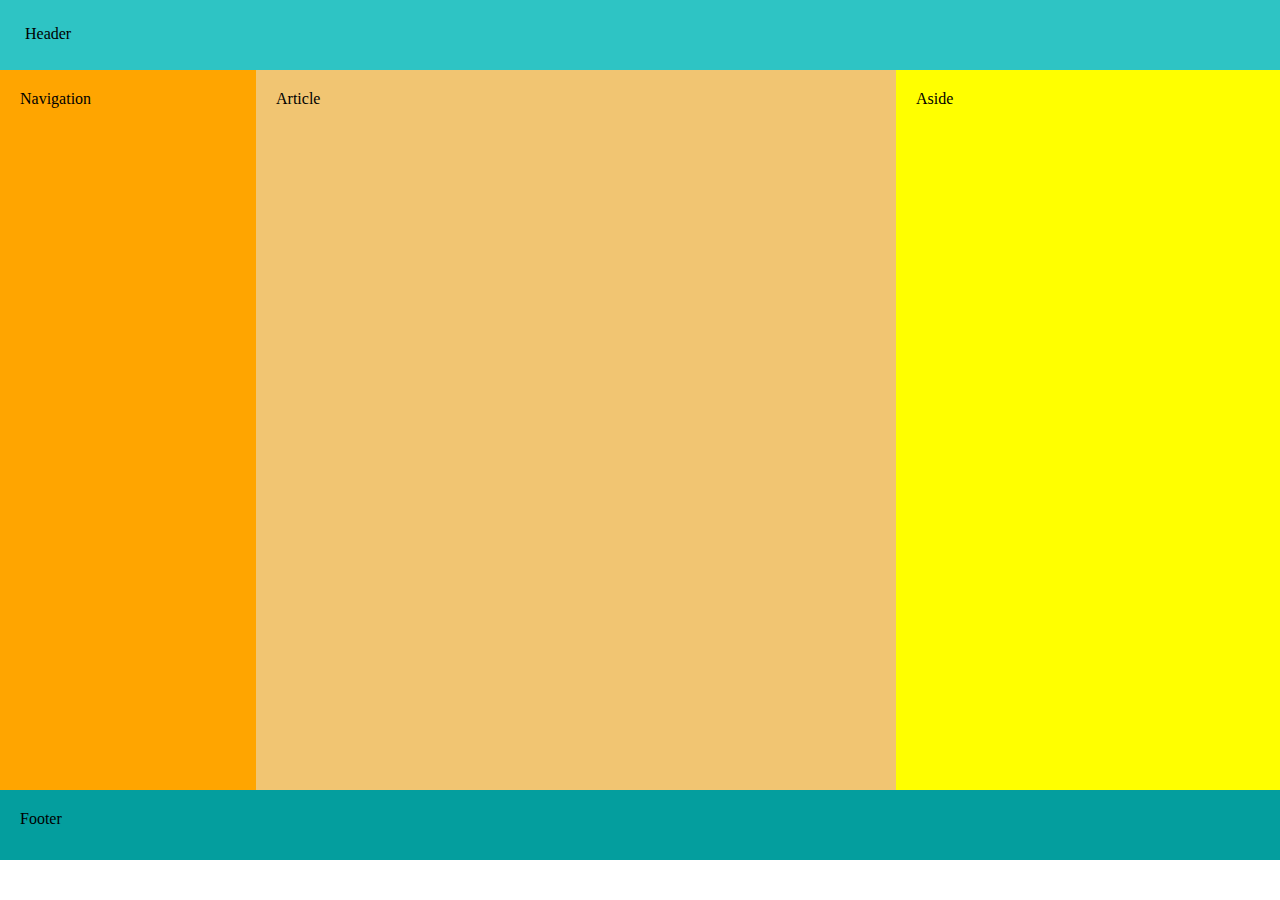
<file: D7A/index.html>
<!DOCTYPE html>
<html lang="en">
<head>
    <meta charset="UTF-8">
    <meta http-equiv="X-UA-Compatible" content="IE=edge">
    <meta name="viewport" content="width=device-width, initial-scale=1.0">
    <link rel="stylesheet" href="style.css">
    <title>D7A</title>
</head>
<body>
    <header><div">Header</div></header>
    <main>
        <div class="navigation">Navigation</div>
        <div class="article">Article</div>
        <div class="aside">Aside</div>
    </main>
    <footer>Footer</footer>
</body>
</html>
</file>
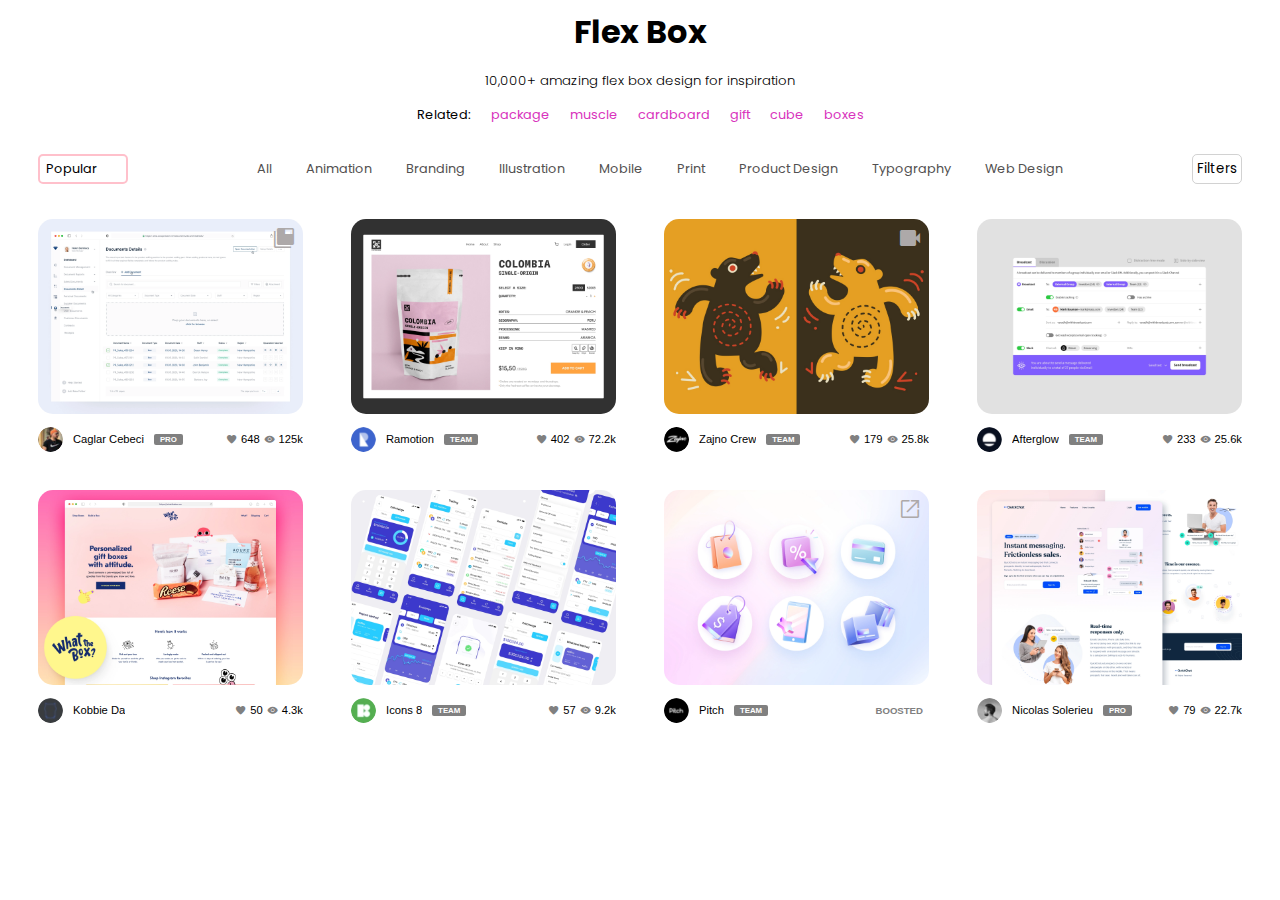
<file: D7B/index.html>
<!DOCTYPE html>
<html lang="en">
<head>
    <meta charset="UTF-8">
    <meta http-equiv="X-UA-Compatible" content="IE=edge">
    <meta name="viewport" content="width=device-width, initial-scale=1.0">
    <link rel="stylesheet" href="style.css">
    <link rel="stylesheet" href="https://fonts.googleapis.com/css2?family=Material+Symbols+Outlined:opsz,wght,FILL,GRAD@20..48,100..700,0..1,-50..200" />
    <link rel="preconnect" href="https://fonts.googleapis.com">
    <link rel="preconnect" href="https://fonts.gstatic.com" crossorigin>
    <link href="https://fonts.googleapis.com/css2?family=Poppins&display=swap" rel="stylesheet">
    <title>Flex Box</title>
</head>
<body>
    <header>
        <h1>Flex Box</h1>
        <h5>10,000+ amazing flex box design for inspiration</h5>
        <ul>
            <li>Related:</li>
            <li><a href="#">package</a></li>
            <li><a href="#">muscle</a></li>
            <li><a href="#">cardboard</a></li>
            <li><a href="#">gift</a></li>
            <li><a href="#">cube</a></li>
            <li><a href="#">boxes</a></li>
        </ul>
    </header>
    <main>
        <div class="navBar">
            <div class="navBar-sx"><button>Popular</button></div>
            <div class="navBar-centrale">
                <button>All</button>
                <button>Animation</button>
                <button>Branding</button>
                <button>Illustration</button>
                <button>Mobile</button>
                <button>Print</button>
                <button>Product Design</button>
                <button>Typography</button>
                <button>Web Design</button>
            </div>
            <div class="navBar-dx"><button>Filters</button></div>
        </div>
        <div class="box">
            <div class="card">
                <div class=" square a1">
                    <div class="overlay"></div>
                    <span class="material-symbols-outlined top-right-icon">tab_group</span>
                </div>
                <div class="info">
                    <div class="info-sx">
                        <button class="user img1"></button>
                        <span>Caglar Cebeci</span>
                        <button class="status">PRO</button>
                    </div>
                    <div class="info-dx">
                        <span class="material-symbols-outlined">favorite</span>
                        <span>648</span>
                        <span class="material-symbols-outlined">visibility</span>
                        <span>125k</span>   
                    </div>
                </div>
            </div>
            <div class="card">
                <div class="square a2">
                    <div class="overlay"></div>
                </div>
                <div class="info">
                    <div class="info-sx">
                        <button class="user img2"></button>
                        <span>Ramotion</span>
                        <button class="status">TEAM</button>
                    </div>
                    <div class="info-dx">
                        <span class="material-symbols-outlined">favorite</span>
                        <span>402</span>
                        <span class="material-symbols-outlined">visibility</span>
                        <span>72.2k</span>   
                    </div>
                </div>
            </div>
            <div class="card">
                <div class="square a3">
                    <div class="overlay"></div>
                    <span class="material-symbols-outlined top-right-icon">videocam</span>
                </div>
                <div class="info">
                    <div class="info-sx">
                        <button class="user img3"></button>
                        <span>Zajno Crew</span>
                        <button class="status">TEAM</button>
                    </div>
                    <div class="info-dx">
                        <span class="material-symbols-outlined">favorite</span>
                        <span>179</span>
                        <span class="material-symbols-outlined">visibility</span>
                        <span>25.8k</span>   
                    </div>
                </div>
            </div>
            <div class="card">
                <div class="square a4">
                    <div class="overlay"></div>
                </div>
                <div class="info">
                    <div class="info-sx">
                        <button class="user img4"></button>
                        <span>Afterglow</span>
                        <button class="status">TEAM</button>
                    </div>
                    <div class="info-dx">
                        <span class="material-symbols-outlined">favorite</span>
                        <span>233</span>
                        <span class="material-symbols-outlined">visibility</span>
                        <span>25.6k</span>   
                    </div>
                </div>
            </div>
            <div class="card">
                <div class="square a5">
                    <div class="overlay"></div>
                </div>
                <div class="info">
                    <div class="info-sx">
                        <button class="user img5"></button>
                        <span>Kobbie Da</span>
                    </div>
                    <div class="info-dx">
                        <span class="material-symbols-outlined">favorite</span>
                        <span>50</span>
                        <span class="material-symbols-outlined">visibility</span>
                        <span>4.3k</span>   
                    </div>
                </div>
            </div>
            <div class="card">
                <div class="square a6">
                    <div class="overlay"></div>
                </div>
                <div class="info">
                    <div class="info-sx">
                        <button class="user img6"></button>
                        <span>Icons 8</span>
                        <button class="status">TEAM</button>
                    </div>
                    <div class="info-dx">
                        <span class="material-symbols-outlined">favorite</span>
                        <span>57</span>
                        <span class="material-symbols-outlined">visibility</span>
                        <span>9.2k</span>   
                    </div>
                </div>
            </div>
            <div class="card">
                <div class="square a7">
                    <div class="overlay"></div>
                    <span class="material-symbols-outlined top-right-icon new-tab">open_in_new</span>
                    
                </div>
                <div class="info">
                    <div class="info-sx">
                        <button class="user img7"></button>
                        <span>Pitch</span>
                        <button class="status">TEAM</button>
                    </div>
                    <div class="info-dx">
                        <button class="boosted">BOOSTED</button>
                    </div>
                </div>
            </div>
            <div class="card">
                <div class="square a8">
                    <div class="overlay"></div>
                </div>
                <div class="info">
                    <div class="info-sx">
                        <button class="user img8"></button>
                        <span>Nicolas Solerieu</span>
                        <button class="status">PRO</button>
                    </div>
                    <div class="info-dx">
                        <span class="material-symbols-outlined">favorite</span>
                        <span>79</span>
                        <span class="material-symbols-outlined">visibility</span>
                        <span>22.7k</span>   
                    </div>
                </div>
            </div>
        </div>



    </main>
</body>
</html>
</file>
<file: D7A/style.css>
*{
    margin: 0;
    padding: 0;
    height: 100%;
}
header {
    width: 100%;
    height: 70px;
    background-color: rgb(46, 196, 196);
    box-sizing:border-box;
    padding: 25px;
    }
main {
    width: 100%;
    height: 80%;
    display: flex;
    
    
}
.navigation {
 background-color: orange;
 width: 20%;
 box-sizing:border-box;
 padding: 20px;
}
.article {
    width: 50%;
    background-color: rgb(241, 197, 114);
    box-sizing:border-box;
    padding: 20px;
}
.aside {
    background-color: yellow;
    width: 30%;
    box-sizing:border-box;
    padding: 20px;
}
footer {
    width: 100%;
    height: 70px;
    background-color: rgb(4, 158, 158);
    box-sizing:border-box;
 padding: 20px;
}
</file>
<file: D7B/style.css>
body {
    font-family:Arial, Helvetica, sans-serif;
}
header {
    width: 100%;
    text-align: center;
    align-items: center;
    display: flex;
    flex-direction: column;
    font-family: 'Poppins', sans-serif;
}
h1 {margin: 0;}
h5 {
    margin: 15px;
    font-weight: 300;  
}
ul {
    display: flex;
    margin: 0;
    list-style-type: none;
    padding: 0;
    font-size: 0.8em;
}
li {
    margin-left: 10px;
    margin-right: 10px;
}
header a {
    color: rgb(216, 51, 189);
    text-decoration: none;
}
main {
    margin: 30px;
}
.navBar {
    display: flex;
    justify-content: space-between;
    align-items: center;
    margin-bottom: 15px;
}
.navBar-centrale {
    width: 68%;
    display: flex ;
    justify-content: space-between;
}
.navBar-centrale button {
    font-size: 0.8em;
    background-color: transparent;
    border: none;
    font-family:Arial, Helvetica, sans-serif;
    white-space: nowrap;
    overflow: hidden;
    text-overflow: ellipsis;
    color: rgb(82, 80, 80);
} 
.navBar-sx button {
    text-align: start;
    background-color: transparent;
    border: 2px solid pink;
    border-radius: 5px;
    height: 30px;
    width: 90px;
    font-size: 0.8em;
    
}
.navBar-dx button {
    background-color: transparent;
    border: 0.5px solid rgba(128, 128, 128, 0.356);
    border-radius: 5px;
    padding: 4px;
}
.box {
    width: 100%;
    height: 40vW;
    display: flex;
    flex-wrap: wrap;
    justify-content: space-between;
    align-items:center;
    padding-top: 20px;
}
.card {
    width: 22%;
    height: 20vw;
    margin-bottom: 15px;
    min-width: 220px;
    min-height: 190px;
}
.a1 {background-image: url(./assets/img_1.jpeg);}
.a2 {background-image: url(./assets/img_2.jpeg);}
.a3 {background-image: url(./assets/img_3.jpeg);}
.a4 {background-image: url(./assets/img_4.jpeg);}
.a5 {background-image: url(./assets/img_5.jpeg);}
.a6 {background-image: url(./assets/img_6.jpeg);}
.a7 {background-image: url(./assets/img_7.jpeg);}
.a8 {background-image: url(./assets/img_8.jpeg);}
.square {
    border-radius: 15px ;
    width: 100%;
    height: 76%;
    background-size: cover;
    background-position: center;
    text-align: right;
    position: relative;
}
.user {
    height: 25px;
    width: 25px;
    min-height: 25px;
    min-width: 25px;
    border-radius: 50%;
    border: none;
    background-size: cover;
}
.img1 {background-image: url(./assets/img1.png);}
.img2 {background-image: url(./assets/img2.png);}
.img3 {background-image: url(./assets/img3.png);}
.img4 {background-image: url(./assets/img4.png);}
.img5 {background-image: url(./assets/img5.png);}
.img6 {background-image: url(./assets/img6.png);}
.img7 {background-image: url(./assets/img7.png);}
.img8 {background-image: url(./assets/img8.png);}
.info {
    width: 100%;
    display: flex;
    height: 20%;
    white-space: nowrap;
    overflow: hidden;
    text-overflow: ellipsis;
}
.info-sx {
    width: 65%;
    height: 100%;
    display: flex;
    align-items: center;
    font-size: 0.7em;
    column-gap: 10px;
}
.info-sx span {
    white-space: nowrap;
    overflow: hidden;
    text-overflow: ellipsis;
    
}
.info-dx {
    width: 350%;
    height: 100%;
    display: flex;
    align-items: center;
    justify-content: end;
}
.info-dx span {
    font-size: 0.7em;
}

.status {
    font-size: 0.7em;
    border: none;
    border-radius: 2px;
    color: white;
    background-color: grey;
    font-weight: 700;
}

.material-symbols-outlined {
    padding: 4px;
    color: gray;
    font-variation-settings:
    'FILL' 1,
    'wght' 400,
    'GRAD' 0,
    'opsz' 48
}
.boosted {
    color: gray;
    background-color: transparent;
    border: none;
    font-size: 0.6em;
    font-weight: 700;
}
.top-right-icon {
 padding: 7px;
 color: rgb(173, 169, 169);
}
.navBar button {
    font-family: 'Poppins', sans-serif;
}
.navBar button:hover {
    background-color: rgba(207, 199, 199, 0.726);
    transform: scale(1.1);
    cursor: pointer;
    font-weight: bold;
    color: black;
    border-radius: 3px;
    height: 30px;
}
.status:hover {background-color: fuchsia;}
.overlay {
    content: "";
    width: 100%;
    height: 100%;
    position: absolute;
    background: linear-gradient(0deg, rgb(0, 0, 0) 0%, rgba(9,9,121,0) 100%);
    opacity: 0;
    border-radius: 15px;
}
.square:hover .overlay{
    opacity: 0.4;
    cursor: pointer;
}
.info-dx .material-symbols-outlined:hover {
    color: fuchsia;
    cursor: pointer;
}
.info-sx, .status, .user:hover {
    cursor: pointer;
}
.square button {
    height: 5%;
    width: 5%;
}
</file>
